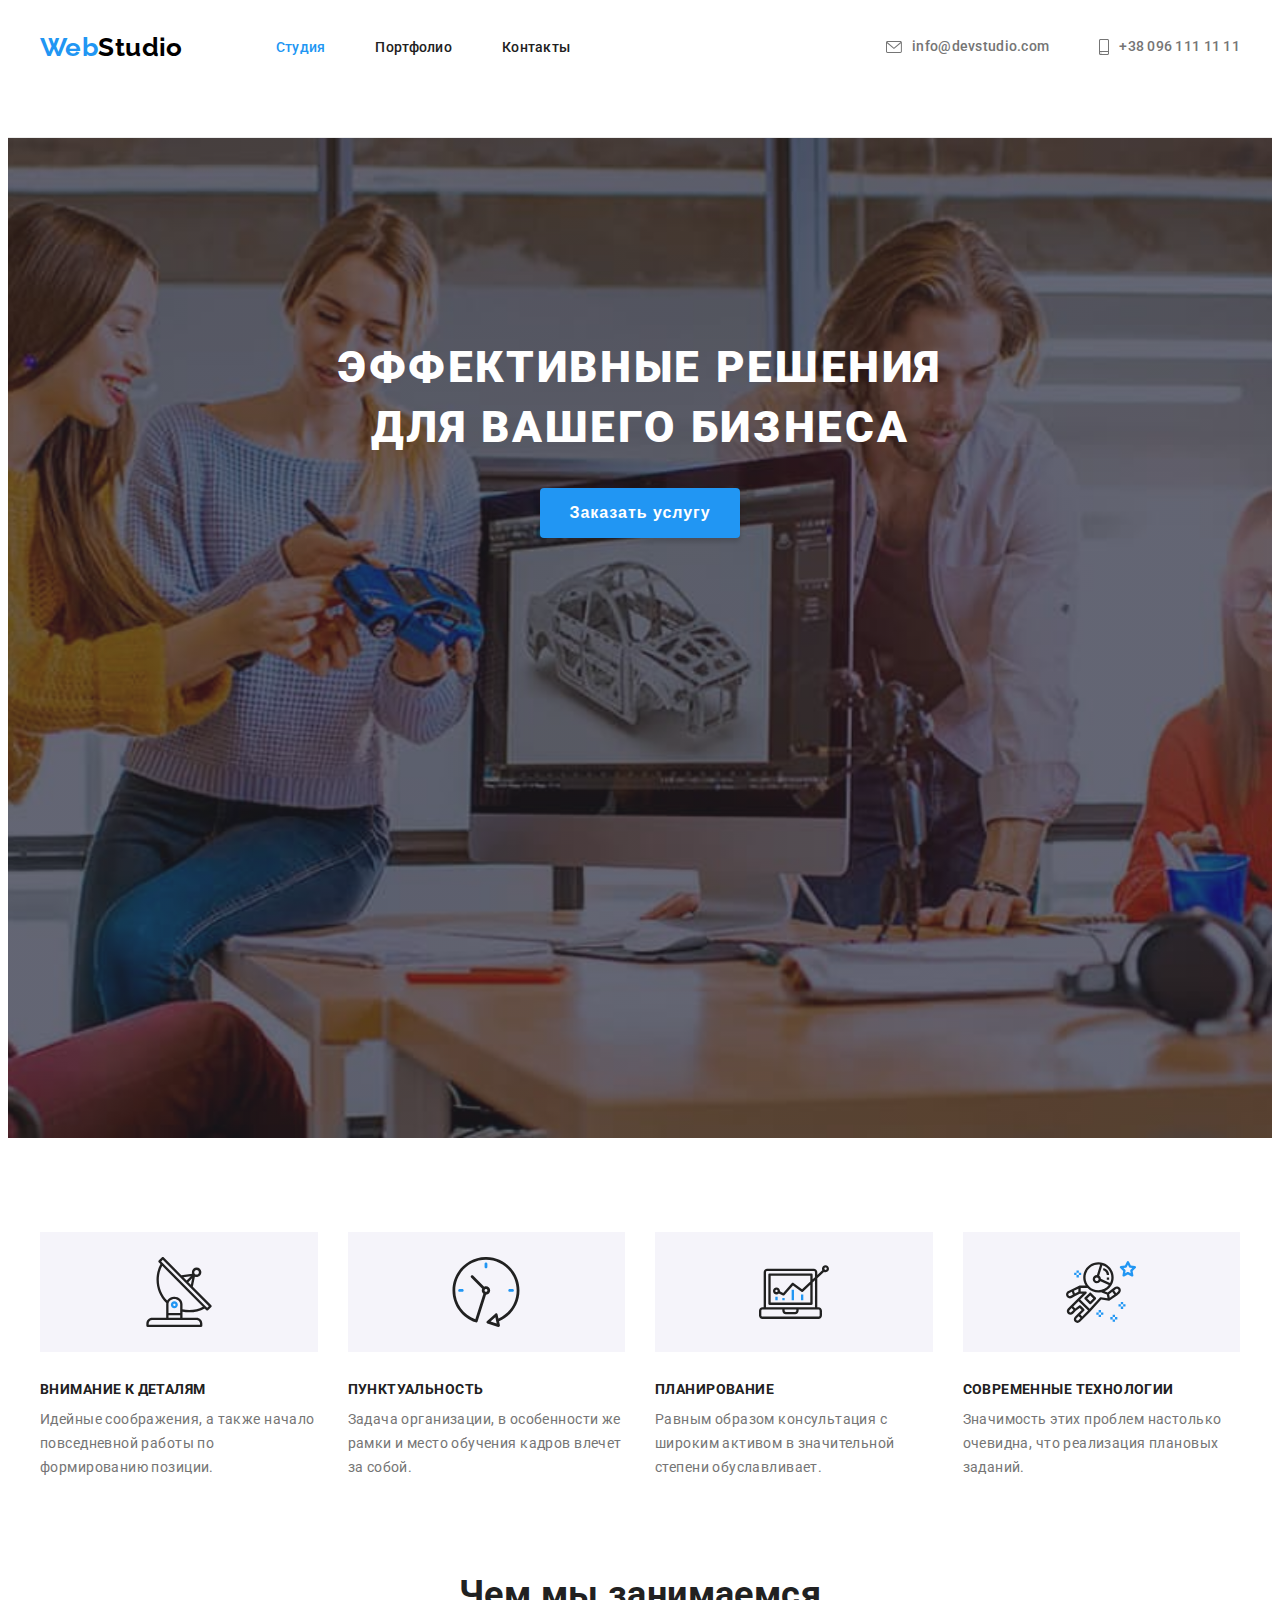
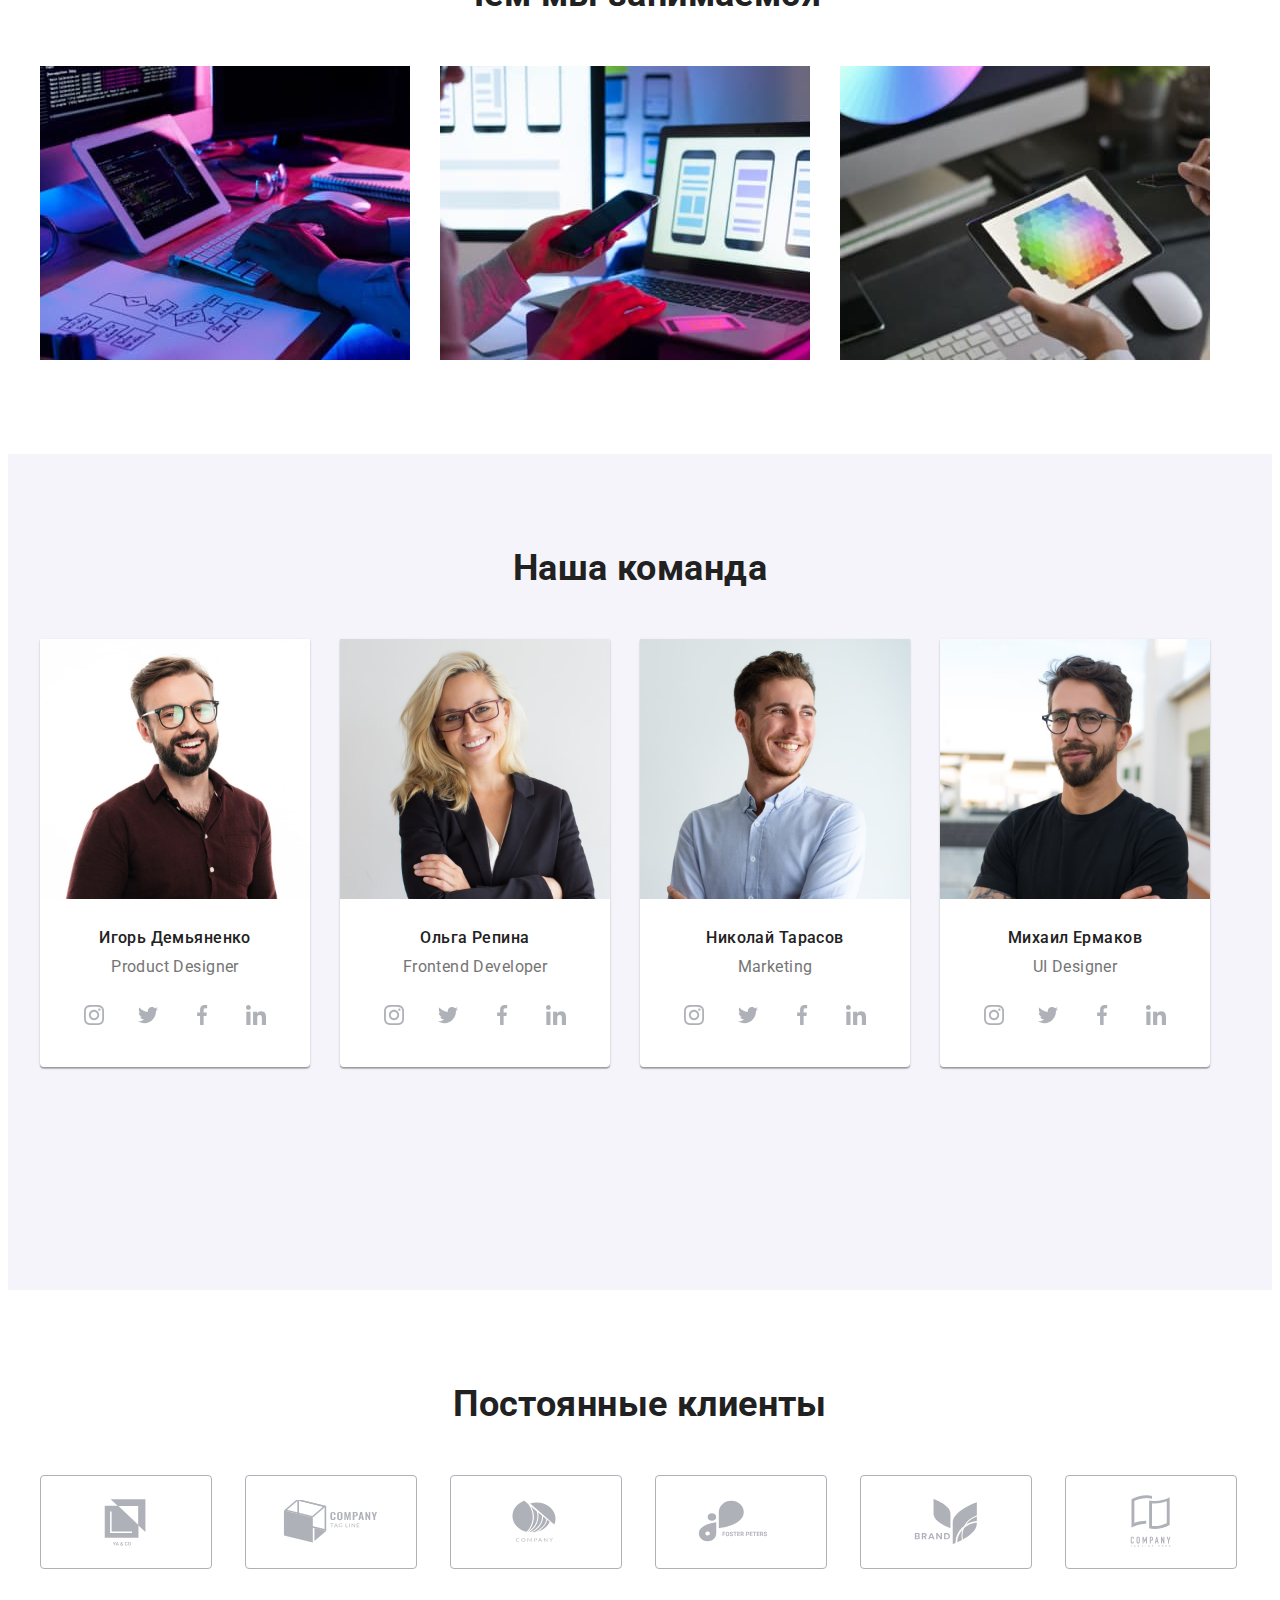
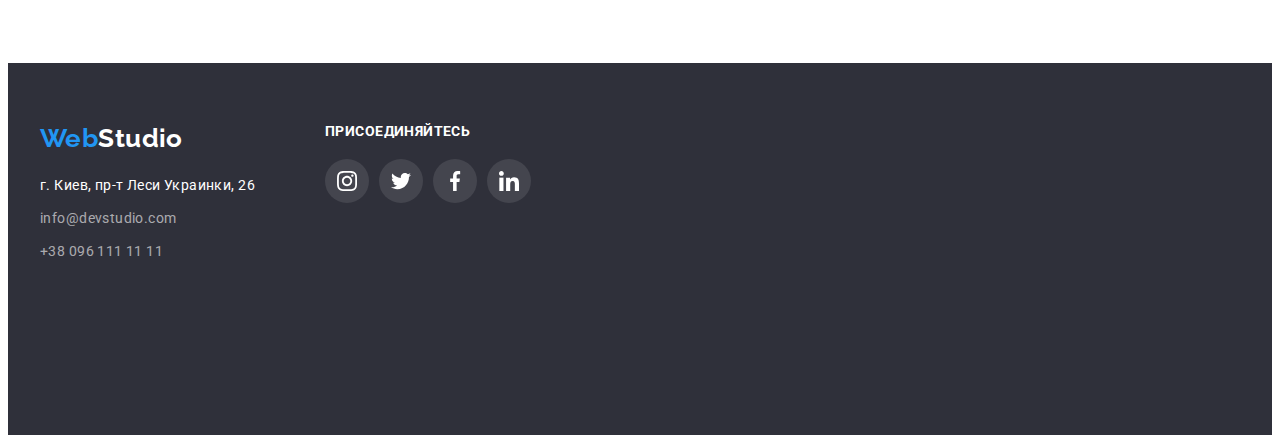
<file: index.html>
<!DOCTYPE html>
<html lang="ru">
  <head>
    <meta charset="UTF-8" />
    <meta http-equiv="X-UA-Compatible" content="IE=edge" />
    <meta name="viewport" content="width=device-width, initial-scale=1.0" />
    <title>Index</title>
    <link
      rel="stylesheet"
      href="https://cdnjs.cloudflare.com/ajax/libs/modern-normalize/1.1.0/modern-normalize.min.css"
      integrity="sha512-wpPYUAdjBVSE4KJnH1VR1HeZfpl1ub8YT/NKx4PuQ5NmX2tKuGu6U/JRp5y+Y8XG2tV+wKQpNHVUX03MfMFn9Q=="
      crossorigin="anonymous"
      referrerpolicy="no-referrer"
    />
    <link rel="preconnect" href="https://fonts.googleapis.com" />
    <link rel="preconnect" href="https://fonts.gstatic.com" crossorigin />
    <link
      href="https://fonts.googleapis.com/css2?family=Raleway:wght@700&family=Roboto:wght@400;500;700;900&display=swap"
      rel="stylesheet"
    />
    <link rel="stylesheet" href="./css/reset.css" />
    <link rel="stylesheet" href="./css/styles.css" />
  </head>

  <body>
    <!--Шапка-->
    <header class="header">
      <div class="container">
        <nav class="header-nav">
          <a href="" class="logo link"
            >Web<span class="logo-span">Studio</span></a
          >
          <ul class="header-list list">
            <li class="header-item">
              <a href="./index.html" class="header-link link current">Студия</a>
            </li>
            <li class="header-item">
              <a href="./portfolio.html" class="header-link link">Портфолио</a>
            </li>
            <li class="header-item">
              <a href="Контакты" class="header-link link">Контакты</a>
            </li>
          </ul>
        </nav>
        <ul class="header-list list">
          <li class="header-item-mail">
            <a href="mailto:info@devstudio.com" class="header-mail link">
              <svg class="header-icon" width="16" height="12">
                <use href="./img/icons.svg#icon-envelope"></use></svg
              >info@devstudio.com</a
            >
          </li>
          <li class="header-item-tel">
            <a href="tel:+380961111111" class="header-tel link">
              <svg class="header-icon" width="10" height="16">
                <use href="./img/icons.svg#icon-smartphone"></use></svg
              >+38 096 111 11 11</a
            >
          </li>
        </ul>
      </div>
    </header>

    <!--Основа-->
    <main>
      <!-- hero -->
      <section class="hero">
        <div class="container">
          <h1 class="hero-title">Эффективные решения для вашего бизнеса</h1>
          <button type="button" class="hero-button">Заказать услугу</button>
        </div>
      </section>
      <!--Особенности-->
      <section class="features">
        <div class="container">
          <h2 class="visually-hidden">Особенности</h2>
          <ul class="features-list list">
            <li class="features-item">
              <div class="features-svg">
                <svg class="features-icon" width="70" higth="70">
                  <use href="./img/icons.svg#icon-antenna"></use>
                </svg>
              </div>
              <h3 class="features-title">Внимание к деталям</h3>
              <p class="features-after-title">
                Идейные соображения, а также начало повседневной работы по
                формированию позиции.
              </p>
            </li>
            <li class="features-item">
              <div class="features-svg">
                <svg class="features-icon" width="70" higth="70">
                  <use href="./img/icons.svg#icon-clock"></use>
                </svg>
              </div>
              <h3 class="features-title">Пунктуальность</h3>
              <p class="features-after-title">
                Задача организации, в особенности же рамки и место обучения
                кадров влечет за собой.
              </p>
            </li>
            <li class="features-item">
              <div class="features-svg">
                <svg class="features-icon" width="70" higth="70">
                  <use href="./img/icons.svg#icon-diagram"></use>
                </svg>
              </div>
              <h3 class="features-title">Планирование</h3>
              <p class="features-after-title">
                Равным образом консультация с широким активом в значительной
                степени обуславливает.
              </p>
            </li>
            <li class="features-item">
              <div class="features-svg">
                <svg class="features-icon" width="70" higth="70">
                  <use href="./img/icons.svg#icon-astronaut"></use>
                </svg>
              </div>
              <h3 class="features-title">Современные технологии</h3>
              <p class="features-after-title">
                Значимость этих проблем настолько очевидна, что реализация
                плановых заданий.
              </p>
            </li>
          </ul>
        </div>
      </section>
      <!--Чем мы занимаемся-->
      <section class="galary">
        <div class="container">
          <h2 class="galary-title">Чем мы занимаемся</h2>
          <ul class="galary-list list">
            <li class="galary-item">
              <img
                src="./img/programming.jpg"
                alt="programming"
                width="370"
                class="galary-img"
              />
            </li>
            <li class="galary-item">
              <img
                src="./img/laptop_and_mobile.jpg"
                alt="laptop and mobile"
                width="370"
              />
            </li>
            <li class="galary-item">
              <img src="./img/tablet.jpg" alt="Tablet" width="370" />
            </li>
          </ul>
        </div>
      </section>
      <!--Наша команда-->
      <section class="command">
        <div class="container">
          <h2 class="command-title">Наша команда</h2>
          <ul class="command-list list">
            <li class="command-item">
              <img
                src="./img/igor.jpg"
                alt="Игорь_Демьяненко,Product_Designer"
                width="270"
                class="command-img"
              />
              <div class="heading">
                <h3 class="command-title-name">Игорь Демьяненко</h3>
                <p lang="en" class="command-after-title">Product Designer</p>
                <ul class="command-social-list list">
                  <li class="command-social-item">
                    <a href="" class="command-social-link link">
                      <svg class="command-icon" width="20" height="20">
                        <use href="./img/icons.svg#icon-instagram"></use>
                      </svg>
                    </a>
                  </li>
                  <li class="command-social-item">
                    <a href="" class="command-social-link">
                      <svg class="command-icon" width="20" height="20">
                        <use href="./img/icons.svg#icon-twitter"></use>
                      </svg>
                    </a>
                  </li>
                  <li class="command-social-item">
                    <a href="" class="command-social-link">
                      <svg class="command-icon" width="20" height="20">
                        <use href="./img/icons.svg#icon-facebook"></use>
                      </svg>
                    </a>
                  </li>
                  <li class="command-social-item">
                    <a href="" class="command-social-link">
                      <svg class="command-icon" width="20" height="20">
                        <use href="./img/icons.svg#icon-linkedin"></use>
                      </svg>
                    </a>
                  </li>
                </ul>
              </div>
            </li>
            <li class="command-item">
              <img
                src="./img/olga.jpg"
                alt="Ольга_Репина,Frontend_Developer"
                width="270"
                class="command-img"
              />
              <div class="heading">
                <h3 class="command-title-name">Ольга Репина</h3>
                <p lang="en" class="command-after-title">Frontend Developer</p>
                <ul class="command-social-list list">
                  <li class="command-social-item">
                    <a href="" class="command-social-link link">
                      <svg class="command-icon" width="20" height="20">
                        <use href="./img/icons.svg#icon-instagram"></use>
                      </svg>
                    </a>
                  </li>
                  <li class="command-social-item">
                    <a href="" class="command-social-link">
                      <svg class="command-icon" width="20" height="20">
                        <use href="./img/icons.svg#icon-twitter"></use>
                      </svg>
                    </a>
                  </li>
                  <li class="command-social-item">
                    <a href="" class="command-social-link">
                      <svg class="command-icon" width="20" height="20">
                        <use href="./img/icons.svg#icon-facebook"></use>
                      </svg>
                    </a>
                  </li>
                  <li class="command-social-item">
                    <a href="" class="command-social-link">
                      <svg class="command-icon" width="20" height="20">
                        <use href="./img/icons.svg#icon-linkedin"></use>
                      </svg>
                    </a>
                  </li>
                </ul>
              </div>
            </li>
            <li class="command-item">
              <img
                src="./img/nikolay.jpg"
                alt="Николай_Тарасов,Marketing"
                width="270"
                class="command-img"
              />
              <div class="heading">
                <h3 class="command-title-name">Николай Тарасов</h3>
                <p lang="en" class="command-after-title">Marketing</p>
                <ul class="command-social-list list">
                  <li class="command-social-item">
                    <a href="" class="command-social-link link">
                      <svg class="command-icon" width="20" height="20">
                        <use href="./img/icons.svg#icon-instagram"></use>
                      </svg>
                    </a>
                  </li>
                  <li class="command-social-item">
                    <a href="" class="command-social-link">
                      <svg class="command-icon" width="20" height="20">
                        <use href="./img/icons.svg#icon-twitter"></use>
                      </svg>
                    </a>
                  </li>
                  <li class="command-social-item">
                    <a href="" class="command-social-link">
                      <svg class="command-icon" width="20" height="20">
                        <use href="./img/icons.svg#icon-facebook"></use>
                      </svg>
                    </a>
                  </li>
                  <li class="command-social-item">
                    <a href="" class="command-social-link">
                      <svg class="command-icon" width="20" height="20">
                        <use href="./img/icons.svg#icon-linkedin"></use>
                      </svg>
                    </a>
                  </li>
                </ul>
              </div>
            </li>
            <li class="command-item">
              <img
                src="./img/michael.jpg"
                alt="Михаил_Ермаков,UI_Designer"
                width="270"
                class="command-img"
              />
              <div class="heading">
                <h3 class="command-title-name">Михаил Ермаков</h3>
                <p lang="en" class="command-after-title">UI Designer</p>
                <ul class="command-social-list list">
                  <li class="command-social-item">
                    <a href="" class="command-social-link link">
                      <svg class="command-icon" width="20" height="20">
                        <use href="./img/icons.svg#icon-instagram"></use>
                      </svg>
                    </a>
                  </li>
                  <li class="command-social-item">
                    <a href="" class="command-social-link">
                      <svg class="command-icon" width="20" height="20">
                        <use href="./img/icons.svg#icon-twitter"></use>
                      </svg>
                    </a>
                  </li>
                  <li class="command-social-item">
                    <a href="" class="command-social-link">
                      <svg class="command-icon" width="20" height="20">
                        <use href="./img/icons.svg#icon-facebook"></use>
                      </svg>
                    </a>
                  </li>
                  <li class="command-social-item">
                    <a href="" class="command-social-link">
                      <svg class="command-icon" width="20" height="20">
                        <use href="./img/icons.svg#icon-linkedin"></use>
                      </svg>
                    </a>
                  </li>
                </ul>
              </div>
            </li>
          </ul>
        </div>
      </section>
      <!-- Клиенты -->
      <section class="clients">
        <div class="container">
          <h2 class="clients-title">Постоянные клиенты</h2>
          <ul class="clients-list list">
            <li class="clients-item">
              <a href="" class="clients-link link">
                <svg class="clients-icon" width="106" height="60">
                  <use href="./img/icons.svg#icon-yaco"></use>
                </svg>
              </a>
            </li>
            <li class="clients-item">
              <a href="" class="clients-link link">
                <svg class="clients-icon" width="106" height="60">
                  <use href="./img/icons.svg#icon-companytag"></use>
                </svg>
              </a>
            </li>
            <li class="clients-item">
              <a href="" class="clients-link link">
                <svg class="clients-icon" width="106" height="60">
                  <use href="./img/icons.svg#icon-company"></use>
                </svg>
              </a>
            </li>
            <li class="clients-item">
              <a href="" class="clients-link link">
                <svg class="clients-icon" width="106" height="60">
                  <use href="./img/icons.svg#icon-foster"></use>
                </svg>
              </a>
            </li>
            <li class="clients-item">
              <a href="" class="clients-link link">
                <svg class="clients-icon" width="106" height="60">
                  <use href="./img/icons.svg#icon-brand"></use>
                </svg>
              </a>
            </li>
            <li class="clients-item">
              <a href="" class="clients-link link">
                <svg class="clients-icon" width="106" height="60">
                  <use href="./img/icons.svg#icon-tagline"></use>
                </svg>
              </a>
            </li>
          </ul>
        </div>
      </section>
    </main>
    <!--Подвал-->
    <footer class="footer">
      <div class="container">
        <div class="footer-nav">
          <a href="" class="footer-logo link"
            >Web<span class="footer-span">Studio</span></a
          >
          <address class="footer-address">
            <ul class="footer-list list">
              <li class="footer-item">
                <a
                  href="https://goo.gl/maps/p9jRP7iRodz7BPSg7"
                  target="_blank"
                  class="footer-link link"
                  >г. Киев, пр-т Леси Украинки, 26</a
                >
              </li>
              <li class="footer-item">
                <a href="mailto:info@devstudio.com" class="footer-mail link"
                  >info@devstudio.com</a
                >
              </li>
              <li class="footer-item">
                <a href="tel:+380961111111" class="footer-tel link"
                  >+38 096 111 11 11</a
                >
              </li>
            </ul>
          </address>
        </div>

        <div class="footer-social">
          <h2 class="footer-title">присоединяйтесь</h2>
          <ul class="footer-social-list">
            <li class="footer-social-item">
              <a href="" class="footer-social-link">
                <svg class="footer-svg" width="20" height="20">
                  <use href="./img/icons.svg#icon-instagram"></use>
                </svg>
              </a>
            </li>
            <li class="footer-social-item">
              <a href="" class="footer-social-link">
                <svg class="footer-svg" width="20" height="20">
                  <use href="./img/icons.svg#icon-twitter"></use>
                </svg>
              </a>
            </li>
            <li class="footer-social-item">
              <a href="" class="footer-social-link">
                <svg class="footer-svg" width="20" height="20">
                  <use href="./img/icons.svg#icon-facebook"></use>
                </svg>
              </a>
            </li>
            <li class="footer-social-item">
              <a href="" class="footer-social-link">
                <svg class="footer-svg" width="20" height="20">
                  <use href="./img/icons.svg#icon-linkedin"></use>
                </svg>
              </a>
            </li>
          </ul>
        </div>
      </div>
    </footer>
  </body>
</html>
</file>
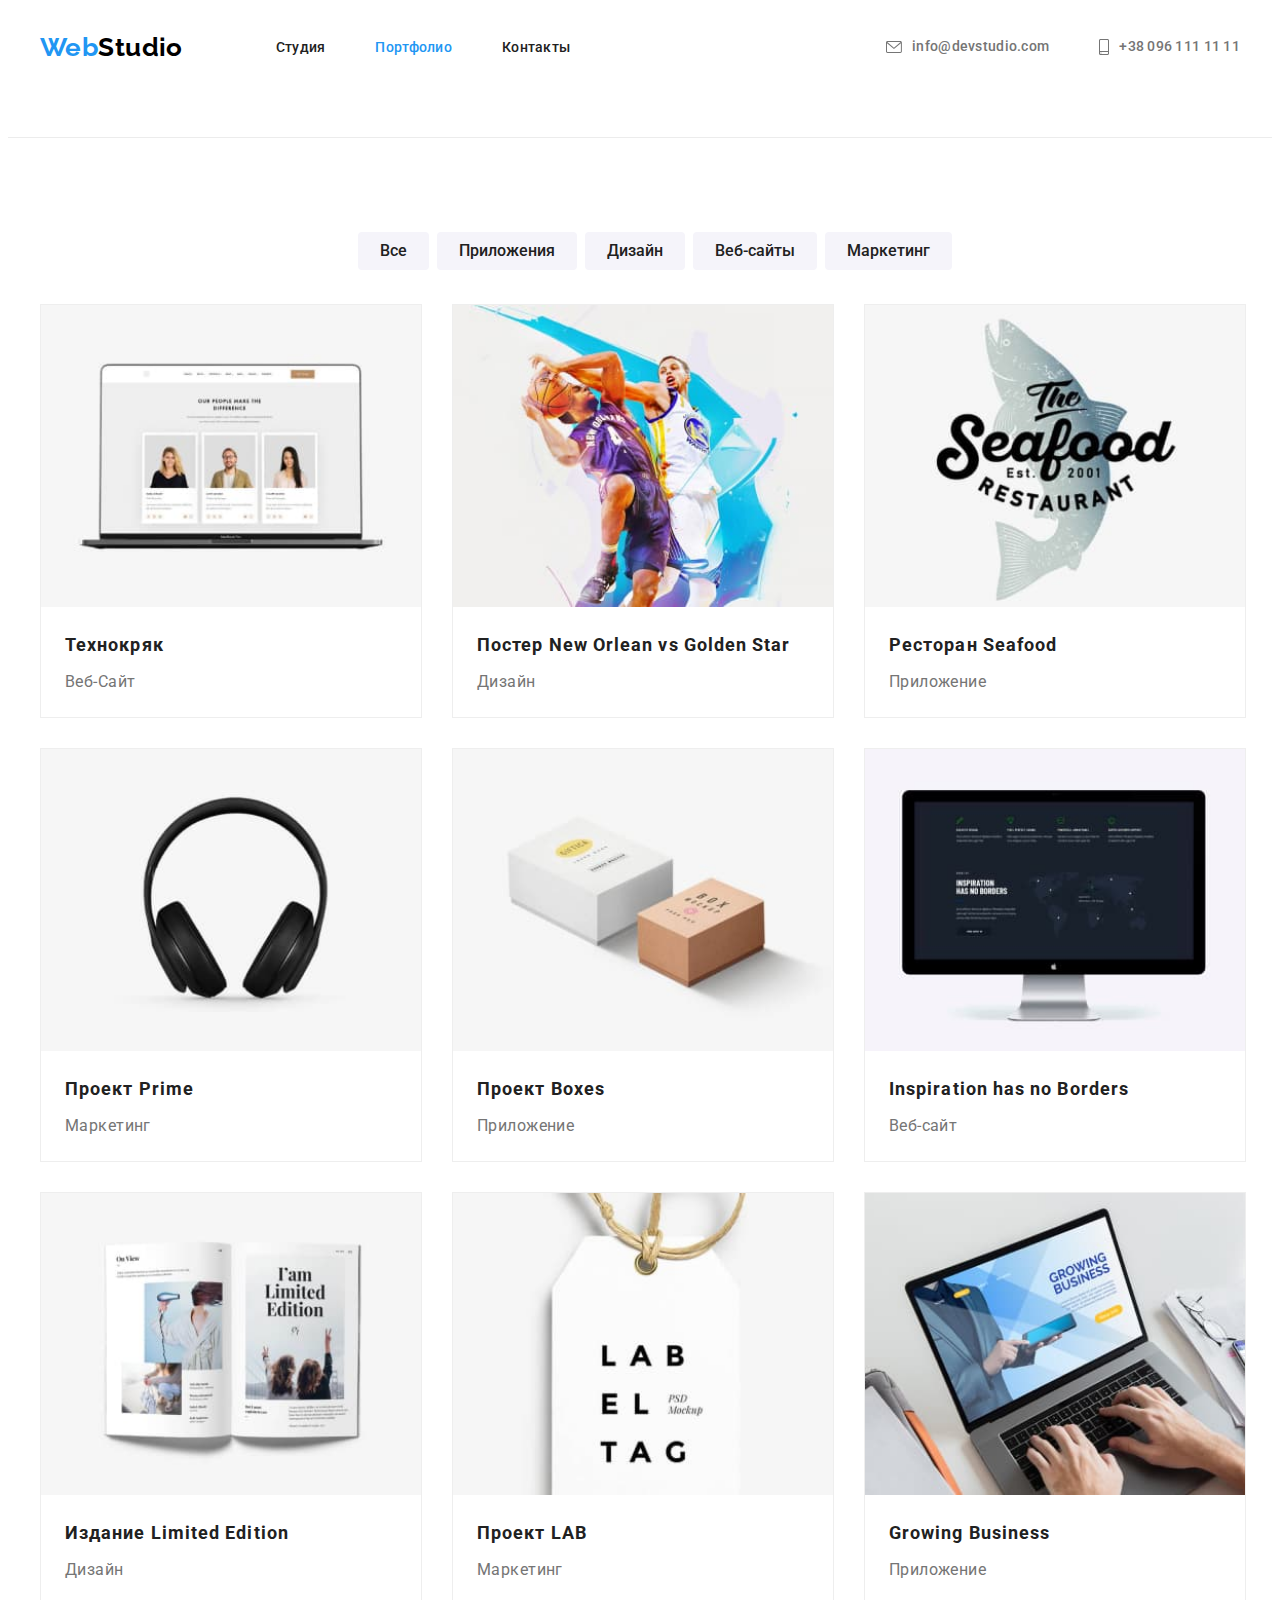
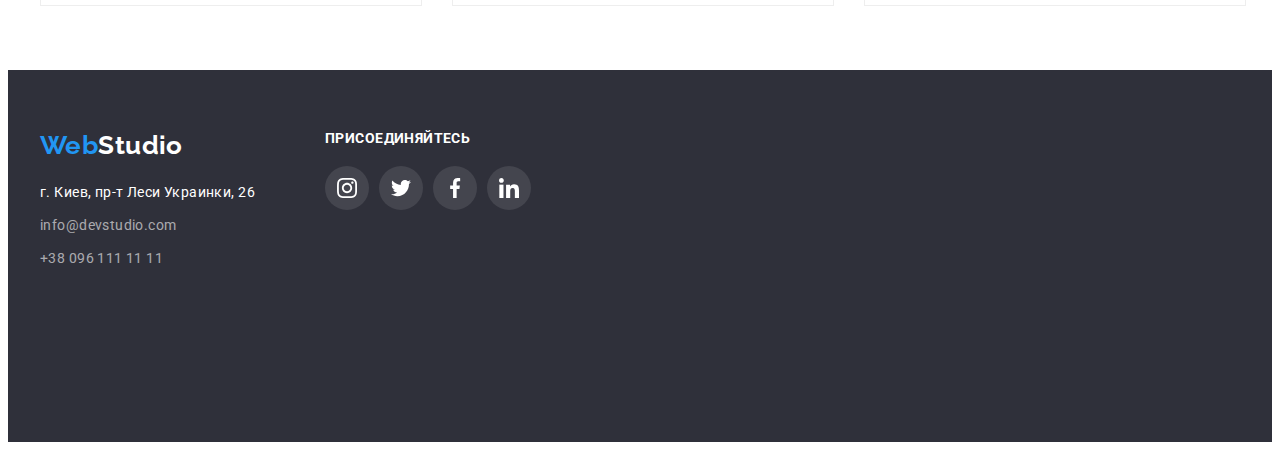
<file: portfolio.html>
<!DOCTYPE html>
<html lang="ru">
  <head>
    <meta charset="UTF-8" />
    <meta http-equiv="X-UA-Compatible" content="IE=edge" />
    <meta name="viewport" content="width=device-width, initial-scale=1.0" />
    <title>Portfolio</title>
    <link
      rel="stylesheet"
      href="https://cdnjs.cloudflare.com/ajax/libs/modern-normalize/1.1.0/modern-normalize.min.css"
      integrity="sha512-wpPYUAdjBVSE4KJnH1VR1HeZfpl1ub8YT/NKx4PuQ5NmX2tKuGu6U/JRp5y+Y8XG2tV+wKQpNHVUX03MfMFn9Q=="
      crossorigin="anonymous"
      referrerpolicy="no-referrer"
    />
    <link rel="preconnect" href="https://fonts.googleapis.com" />
    <link rel="preconnect" href="https://fonts.gstatic.com" crossorigin />
    <link
      href="https://fonts.googleapis.com/css2?family=Raleway:wght@700&family=Roboto:wght@400;500;700;900&display=swap"
      rel="stylesheet"
    />
    <link rel="stylesheet" href="./css/reset.css" />
    <link rel="stylesheet" href="./css/styles.css" />
  </head>

  <body>
    <!--Шапка-->
    <header class="header">
      <div class="container">
        <nav class="header-nav">
          <a href="" class="logo link"
            >Web<span class="logo-span">Studio</span></a
          >
          <ul class="header-list list">
            <li class="header-item">
              <a href="./index.html" class="header-link link">Студия</a>
            </li>
            <li class="header-item">
              <a href="./portfolio.html" class="header-link link  current">Портфолио</a>
            </li>
            <li class="header-item">
              <a href="Контакты" class="header-link link">Контакты</a>
            </li>
          </ul>
        </nav>
        <ul class="header-list list">
          <li class="header-item-mail">
            <a href="mailto:info@devstudio.com" class="header-mail link">
              <svg class="header-icon" width="16" height="12">
                <use href="./img/icons.svg#icon-envelope"></use></svg
              >info@devstudio.com</a
            >
          </li>
          <li class="header-item-tel">
            <a href="tel:+380961111111" class="header-tel link">
              <svg class="header-icon" width="10" height="16">
                <use href="./img/icons.svg#icon-smartphone"></use></svg
              >+38 096 111 11 11</a
            >
          </li>
        </ul>
      </div>
    </header>
    <!--Основа-->
    <main class="main">
      <div class="container">
        <section class="examples">
          <h1 class="visually-hidden">Портфолио</h1>
          <ul class="examples-list btn list">
            <li class="examples-item">
              <button type="button" class="examples-button">Все</button>
            </li>
            <li class="examples-item">
              <button type="button" class="examples-button">Приложения</button>
            </li>
            <li class="examples-item">
              <button type="button" class="examples-button">Дизайн</button>
            </li>
            <li class="examples-item">
              <button type="button" class="examples-button">Веб-сайты</button>
            </li>
            <li class="examples-item">
              <button type="button" class="examples-button">Маркетинг</button>
            </li>
          </ul>
          <ul class="examples-list list">
            <li class="examples-item-box">
              <img src="./img/laptop.jpg" alt="laptop" width="370" />
              <div class="container-box">
                <h2 class="examples-title">Технокряк</h2>
                <p class="examples-after-title">Веб-Cайт</p>
              </div>
            </li>
            <li class="examples-item-box">
              <img src="./img/basketball.jpg" alt="basketball" width="370" />
              <div class="container-box">
                <h2 class="examples-title">Постер New Orlean vs Golden Star</h2>
                <p class="examples-after-title">Дизайн</p>
              </div>
            </li>
            <li class="examples-item-box">
              <img src="./img/seafood.jpg" alt="seafood" width="370" />
              <div class="container-box">
                <h2 class="examples-title">Ресторан Seafood</h2>
                <p class="examples-after-title">Приложение</p>
              </div>
            </li>
            <li class="examples-item-box">
              <img src="./img/headphones.jpg" alt="headphones" width="370" />
              <div class="container-box">
                <h2 class="examples-title">Проект Prime</h2>
                <p class="examples-after-title">Маркетинг</p>
              </div>
            </li>
            <li class="examples-item-box">
              <img src="./img/boxes.jpg" alt="boxes" width="370" />
              <div class="container-box">
                <h2 class="examples-title">Проект Boxes</h2>
                <p class="examples-after-title">Приложение</p>
              </div>
            </li>

            <li class="examples-item-box">
              <img src="./img/monitor.jpg" alt="monitor" width="370" />
              <div class="container-box">
                <h2 class="examples-title">Inspiration has no Borders</h2>
                <p class="examples-after-title">Веб-сайт</p>
              </div>
            </li>
            <li class="examples-item-box">
              <img src="./img/book.jpg" alt="book" width="370" />
              <div class="container-box">
                <h2 class="examples-title">Издание Limited Edition</h2>
                <p class="examples-after-title">Дизайн</p>
              </div>
            </li>
            <li class="examples-item-box">
              <img src="./img/label.jpg" alt="label" width="370" />
              <div class="container-box">
                <h2 class="examples-title">Проект LAB</h2>
                <p class="examples-after-title">Маркетинг</p>
              </div>
            </li>
            <li class="examples-item-box">
              <img
                src="./img/business.jpg"
                alt="laptop and hands"
                width="370"
              />
              <div class="container-box">
                <h2 class="examples-title">Growing Business</h2>
                <p class="examples-after-title">Приложение</p>
              </div>
            </li>
          </ul>
        </section>
      </div>
    </main>
    <!--Подвал-->
      <footer class="footer">
      <div class="container">
        <div class="footer-nav">
          <a href="" class="footer-logo link"
            >Web<span class="footer-span">Studio</span></a
          >
          <address class="footer-address">
            <ul class="footer-list list">
              <li class="footer-item">
                <a
                  href="https://goo.gl/maps/p9jRP7iRodz7BPSg7"
                  target="_blank"
                  class="footer-link link"
                  >г. Киев, пр-т Леси Украинки, 26</a
                >
              </li>
              <li class="footer-item">
                <a href="mailto:info@devstudio.com" class="footer-mail link"
                  >info@devstudio.com</a
                >
              </li>
              <li class="footer-item">
                <a href="tel:+380961111111" class="footer-tel link"
                  >+38 096 111 11 11</a
                >
              </li>
            </ul>
          </address>
        </div>

        <div class="footer-social">
          <h2 class="footer-title">присоединяйтесь</h2>
          <ul class="footer-social-list">
            <li class="footer-social-item">
              <a href="" class="footer-social-link">
                <svg class="footer-svg" width="20" height="20">
                  <use href="./img/icons.svg#icon-instagram"></use>
                </svg>
              </a>
            </li>
            <li class="footer-social-item">
              <a href="" class="footer-social-link">
                <svg class="footer-svg" width="20" height="20">
                  <use href="./img/icons.svg#icon-twitter"></use>
                </svg>
              </a>
            </li>
            <li class="footer-social-item">
              <a href="" class="footer-social-link">
                <svg class="footer-svg" width="20" height="20">
                  <use href="./img/icons.svg#icon-facebook"></use>
                </svg>
              </a>
            </li>
            <li class="footer-social-item">
              <a href="" class="footer-social-link">
                <svg class="footer-svg" width="20" height="20">
                  <use href="./img/icons.svg#icon-linkedin"></use>
                </svg>
              </a>
            </li>
          </ul>
        </div>
      </div>
    </footer>
  </body>
</html>
</file>
<file: css/styles.css>
:root {
    --body-bg-color: #FFFFFF;
    --accent-color: #2196F3;
    --primery-text-color: #FFFFFF;
    --first-text-color: #757575;
    --second-text-color: #212121;
    --first-btn-color: #2196F3;
    --second-btn-color: #F5F4FA;
    --personal-bg-color: #FFFFFF;
    --hero-bg-color: #C4C4C4;
    --primary-bg-color: #E5E5E5;
    --comand-bg-color: #F5F4FA;
    --button-bg-color: #F5F4FA;
    --futter-bg-color: #2F303A;
    --icon-bg-color: #EEEEEE;
    --span-logo-color: #000000;
    --second-logo-color: #FFFFFF;
    --first-logo-color: #2196F3;
    --first-address-color: #FFFFFF;
    --second-address-color: rgba(255, 255, 255, 0.6);
    --first-icon-color: #AFB1B8;
    --second-icon-color: #FFFFFF;
    --first-footer-social-color: rgba(255, 255, 255, 0.1);
}

body {
    color: var(--first-text-color);
    background-color: var(--body-bg-color);
    font-family: Roboto, sans-serif;
    letter-spacing: 0.03em;
    font-size: 14px;
}

.link {
    text-decoration: none;
}

.container {
    width: 1200px;
    padding-left: 15px;
    padding-right: 15px;
    margin-left: auto;
    margin-right: auto;
}


/* --------HEADER-------- */

.header {
    min-height: 80px;
    padding-top: 24px;
    padding-bottom: 25px;
    border-bottom: 1px solid #ECECEC;
}

.header>.container,
.header-nav {
    display: flex;
    align-items: center;
}

.logo {
    color: var(--first-logo-color);
    font-family: 'Raleway';
    font-weight: 700;
    font-size: 26px;
    line-height: 1.19;
    margin-right: 93px;
}

.logo-span {
    color: var(--span-logo-color);
}

.header-item:not(:last-child) {
    margin-right: 50px;
}

.header-list {
    display: flex;
    margin-left: auto;
}

.header-link {
    color: var(--second-text-color);
    font-weight: 500;
    line-height: 1.14;
    letter-spacing: 0.02em;
}

.current {
    color: var(--accent-color);
}

.header-icon {
    margin-right: 10px;
    fill: currentColor;
}

.header-link:hover,
.header-link:focus {
    color: var(--accent-color);
}

.header-tel,
.header-mail {
    display: flex;
    color: var(--first-text-color);
    font-weight: 500;
    line-height: 1.14;
    letter-spacing: 0.02em;
    align-items: center
}

.header-tel {
    margin-left: 50px;
}

.header-tel:hover,
.header-tel:focus {
    color: var(--accent-color);
    fill: var(--accent-color);
}

.header-mail:hover,
.header-mail:focus {
    color: var(--accent-color);
    fill: var(--accent-color);
}

/* --------MAIN-------- */

.main {
    padding-top: 94px;
    padding-bottom: 94px;
}

.examples {}

.examples-list {
    display: flex;
    flex-wrap: wrap;
    margin-right: -30px;
    margin-bottom: -30px;
}

.btn {
    margin-bottom: 34px;
    justify-content: center;
}

.examples-item {
    margin-right: 8px;
}

.examples-item:last-child {
    margin-right: 0;
}

.examples-button {
    color: var(--second-text-color);
    background-color: var(--button-bg-color);
    font-family: 'Roboto';
    font-style: normal;
    font-weight: 500;
    font-size: 16px;
    line-height: 1.62;
    text-align: center;
    border-radius: 4px;
    border: 0;
    padding: 6px 22px;

}

.examples-button:hover,
.examples-button:focus {
    color: var(--primery-text-color);
    background-color: var(--accent-color);
    box-shadow: 0px 3px 1px rgba(0, 0, 0, 0.1),
        0px 1px 2px rgba(0, 0, 0, 0.08),
        0px 2px 2px rgba(0, 0, 0, 0.12);
}

.examples-item-box {
    width: 370px;
    min-height: 404px;
    border: 1px solid #EEEEEE;
    /* margin-right: 30px;
    margin-bottom: 30px; */
}

.examples-item-box:hover {
    box-shadow: 0px 1px 1px rgba(0, 0, 0, 0.12), 0px 4px 4px rgba(0, 0, 0, 0.06), 1px 4px 6px rgba(0, 0, 0, 0.16);
}

.examples-item-box {
    flex-basis: calc(100% / 3 - 30px);
    margin-right: 30px;
    margin-bottom: 30px;
}

.examples-item-box:nth-last-child(3n+1) {
    margin-right: 0;
}

.examples-item-box:nth-last-child(-n+3) {
    margin-bottom: 0;
}

.container-box {
    padding: 20px 24px;
}

.examples-title {
    color: var(--second-text-color);
    font-size: 18px;
    line-height: 2;
    letter-spacing: 0.06em;
    margin-bottom: 4px;
}

.examples-after-title {
    font-size: 16px;
    line-height: 1.88;
}


/* --------HERO-------- */

.hero {
    background-color: var(--hero-bg-color);
    min-height: 600px;
    padding-top: 200px;
    padding-bottom: 200px;
    margin-left: auto;
    margin-right: auto;
    max-width: 1600px;
    background-image: linear-gradient(to top, rgba(47, 48, 58, 0.4), rgba(47, 48, 58, 0.4)), url(../img/Img.jpg);
    background-repeat: no-repeat;
    background-position: center;
    background-size: cover;
}

.hero-title {
    color: var(--primery-text-color);
    font-weight: 900;
    font-size: 44px;
    line-height: 1.36;
    text-align: center;
    letter-spacing: 0.06em;
    text-transform: uppercase;
    max-width: 696px;
    margin-left: auto;
    margin-right: auto;
    margin-bottom: 30px;
}

.hero-button {
    background-color: var(--first-btn-color);
    color: var(--primery-text-color);
    font-weight: 700;
    font-size: 16px;
    line-height: 1.88;
    display: block;
    align-items: center;
    text-align: center;
    letter-spacing: 0.06em;
    margin-left: auto;
    margin-right: auto;
    border-radius: 4px;
    height: 50px;
    min-width: 200px;
    box-shadow: 0px 4px 4px rgba(0, 0, 0, 0.15);
    border: none;
}


/* --------FEATURES-------- */

.features {
    padding-top: 94px;
    padding-bottom: 94px;
}

.visually-hidden {
    position: absolute;
    white-space: nowrap;
    width: 1px;
    height: 1px;
    overflow: hidden;
    border: 0;
    padding: 0;
    clip: rect(0 0 0 0);
    clip-path: inset(50%);
    margin: -1px;
}

.features-list {
    display: flex;
    margin-right: -30px;
}

.features-item {
    width: calc(100% / 4 - 30px);
    margin-right: 30px;
}

.features-svg {
    margin-bottom: 30px;
    height: 120px;
    background-color: var(--button-bg-color);
    display: flex;
    align-items: center;
    justify-content: center;
}

.features-icon {
    height: 70px;
}

.features-title {
    color: var(--second-text-color);
    text-transform: uppercase;
    margin-bottom: 10px;
    font-size: 14px;
    line-height: 1.14;
    letter-spacing: 0.03em;
}

.features-after-title {
    font-size: 14px;
    line-height: 1.71;
}


/* --------GALARY-------- */

.galary {
    padding-bottom: 94px;
}

.galary-title {
    color: var(--second-text-color);
    font-size: 36px;
    line-height: 1.16;
    text-align: center;
    margin-bottom: 50px;
}

.galary-list {
    display: flex;
}

.galary-item:not(:last-child) {
    margin-right: 30px;
}

.galary-img {}


/* --------COMMAND-------- */

.command {
    background-color: var(--comand-bg-color);
    min-height: 648px;
    padding-top: 94px;
    padding-bottom: 94px;
}

.command-title {
    color: var(--second-text-color);
    font-size: 36px;
    line-height: 1.16;
    text-align: center;
    margin-bottom: 50px;
}

.command-list {
    display: flex;
}

.command-item {
    background-color: var(--personal-bg-color);
    max-width: 270px;
    min-height: 368px;
    box-shadow: 0px 1px 3px rgba(0, 0, 0, 0.12), 0px 1px 1px rgba(0, 0, 0, 0.14), 0px 2px 1px rgba(0, 0, 0, 0.2);
    border-radius: 0px 0px 4px 4px;
}

.command-item:not(:last-child) {
    margin-right: 30px;
}

.command-img {}

.heading {
    padding-top: 30px;
    padding-bottom: 30px;
}

.command-title-name {
    color: var(--second-text-color);
    font-weight: 500;
    font-size: 16px;
    line-height: 1.18;
    text-align: center;
    margin-bottom: 10px;
}

.command-after-title {
    font-size: 16px;
    line-height: 1.18;
    text-align: center;
}

.command-social-list {
    display: flex;
    margin: 16px 32px 0px 32px;
    margin-right: -10px;
}

.command-social-item {
    width: calc(100% / 4 -10px);
    margin-right: 10px;
}

.command-social-link {
    display: flex;
    width: 44px;
    height: 44px;
    border-radius: 50%;
    justify-content: center;
    align-items: center;
    fill: var(--first-icon-color);
}

.command-social-link:hover,
.command-social-link:focus {
    background-color: var(--accent-color);
    fill: var(--second-icon-color);
}

/* --------Clients-------- */

.clients {
    padding-top: 94px;
    padding-bottom: 94px;
}

.clients-title {
    font-size: 36px;
    line-height: 1.16;
    text-align: center;
    color: var(--second-text-color);
}

.clients-list {
    display: flex;
    margin-right: -30px;
}

.clients-item {
    width: calc(100% / 6 - 30px);
    margin-right: 30px;
    margin-top: 50px;
}

.clients-link {
    display: flex;
    align-items: center;
    justify-content: center;
    width: 170px;
    height: 92px;
    border: 1px solid #AFB1B8;
    fill: var(--first-icon-color);
    border-radius: 4px;
}

.clients-link:hover,
.clients-link:focus {
    fill: var(--accent-color);
    border: 1px solid #2196F3;
    border-radius: 4px;
}

/* --------FOOTER-------- */

.footer {
    background-color: var(--futter-bg-color);
    min-height: 252px;
    padding-top: 60px;
    padding-bottom: 60px;
}

.footer>.container {
    display: flex;
}

.footer-logo {
    color: var(--first-logo-color);
    font-family: 'Raleway';
    font-weight: 700;
    font-size: 26px;
    line-height: 1.19;
}

.footer-span {
    color: var(--second-logo-color);
}

.footer-address {}

.footer-list {
    margin-top: 20px;
}

.footer-item {
    margin-top: 9px;
}

.footer-link {
    color: var(--primery-text-color);
    font-style: normal;
    font-size: 14px;
    line-height: 1.71;
}

.footer-mail,
.footer-tel {
    color: var(--second-address-color);
    font-style: normal;
    font-weight: 400;
    font-size: 14px;
    line-height: 1.71;
}

.footer-mail:hover,
.footer-mail:focus {
    color: var(--accent-color);
}

.footer-tel:hover,
.footer-tel:focus {
    color: var(--accent-color);
}

.footer-social {
    margin-left: 70px;
}

.footer-title {
    font-family: 'Roboto';
    font-style: normal;
    font-weight: 700;
    font-size: 14px;
    line-height: 16px;
    letter-spacing: 0.03em;
    text-transform: uppercase;
    color: var(--primery-text-color);
}

.footer-social-list {
    margin-top: 20px;
    display: flex;
    margin-right: -10px;
}

.footer-social-item {
    display: flex;
    width: calc(100% / 4 - 10px);
    margin-right: 10px;
}

.footer-social-link {
    display: flex;
    align-items: center;
    justify-content: center;
    width: 44px;
    height: 44px;
    border-radius: 50%;
    background-color: var(--first-footer-social-color);
    fill: var(--second-icon-color);
}

.footer-social-link:hover,
.footer-social-link:focus {
    background-color: var(--accent-color);
}
</file>
